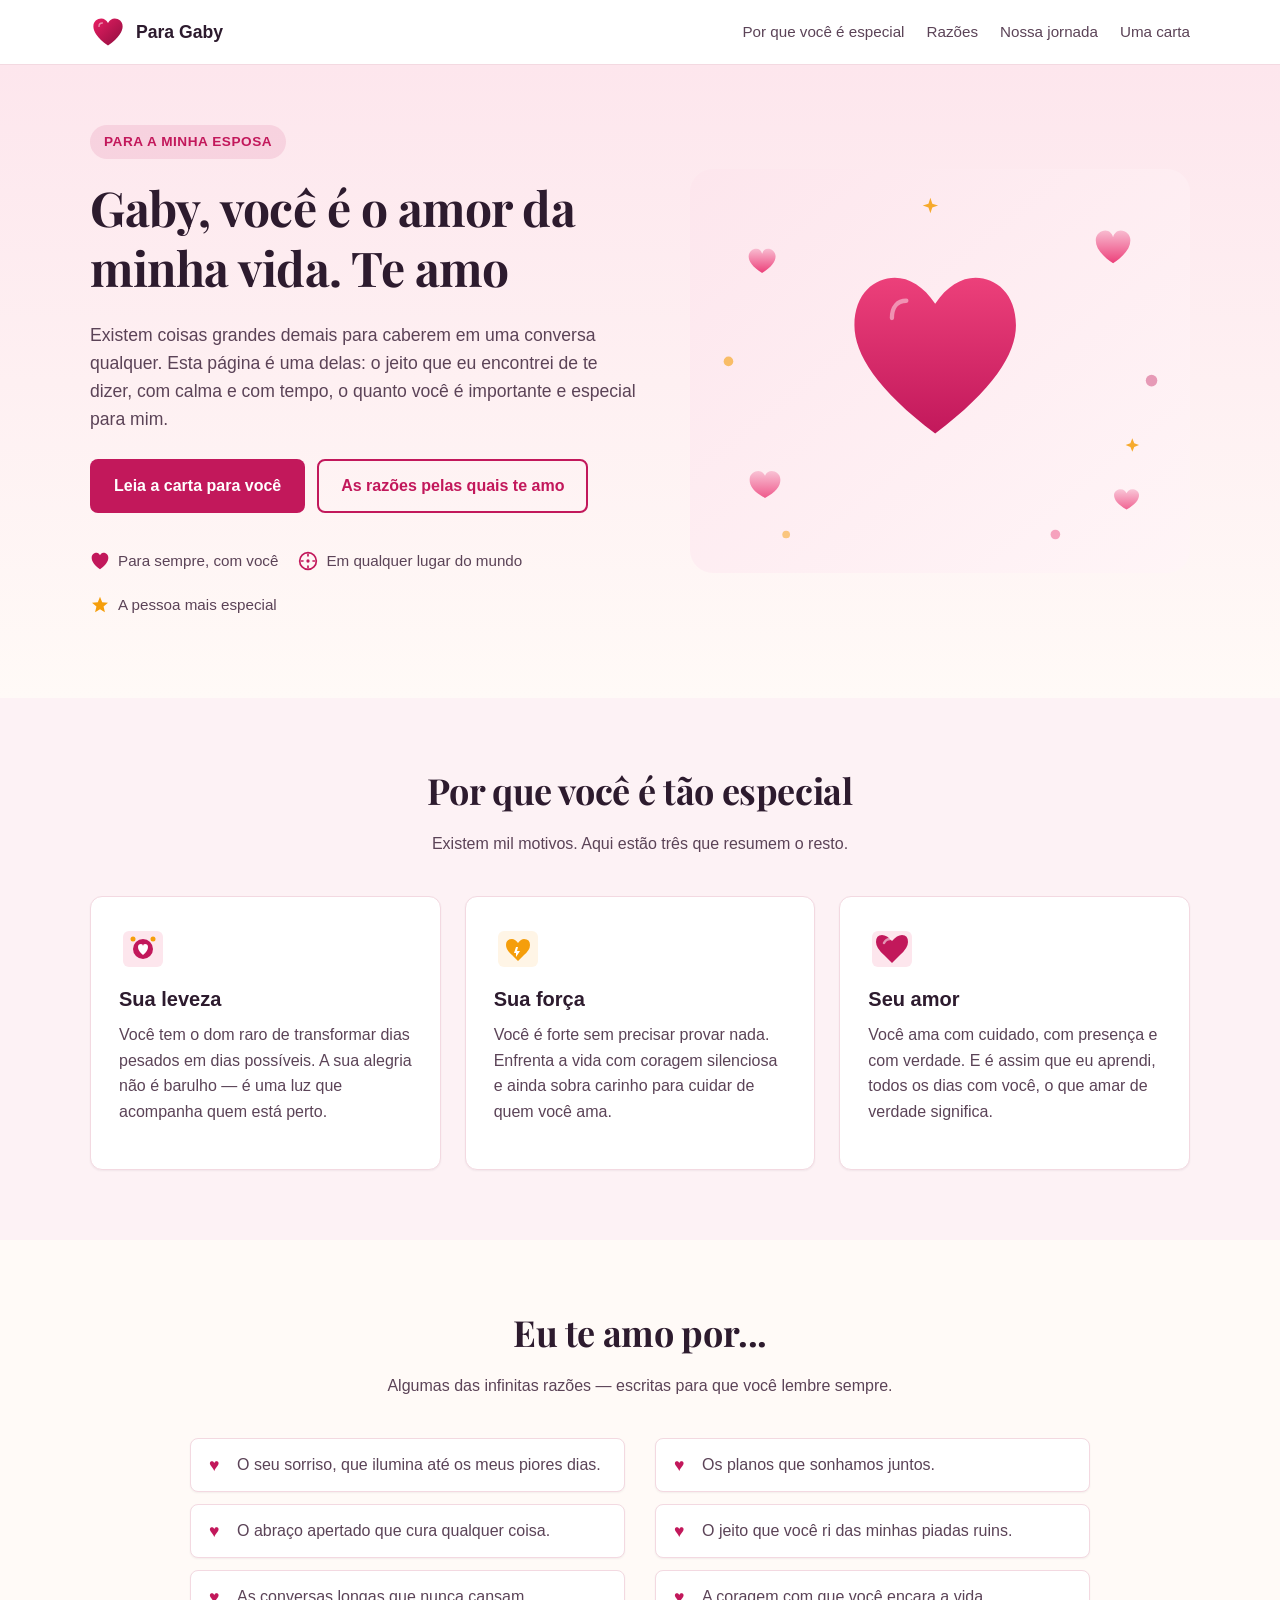
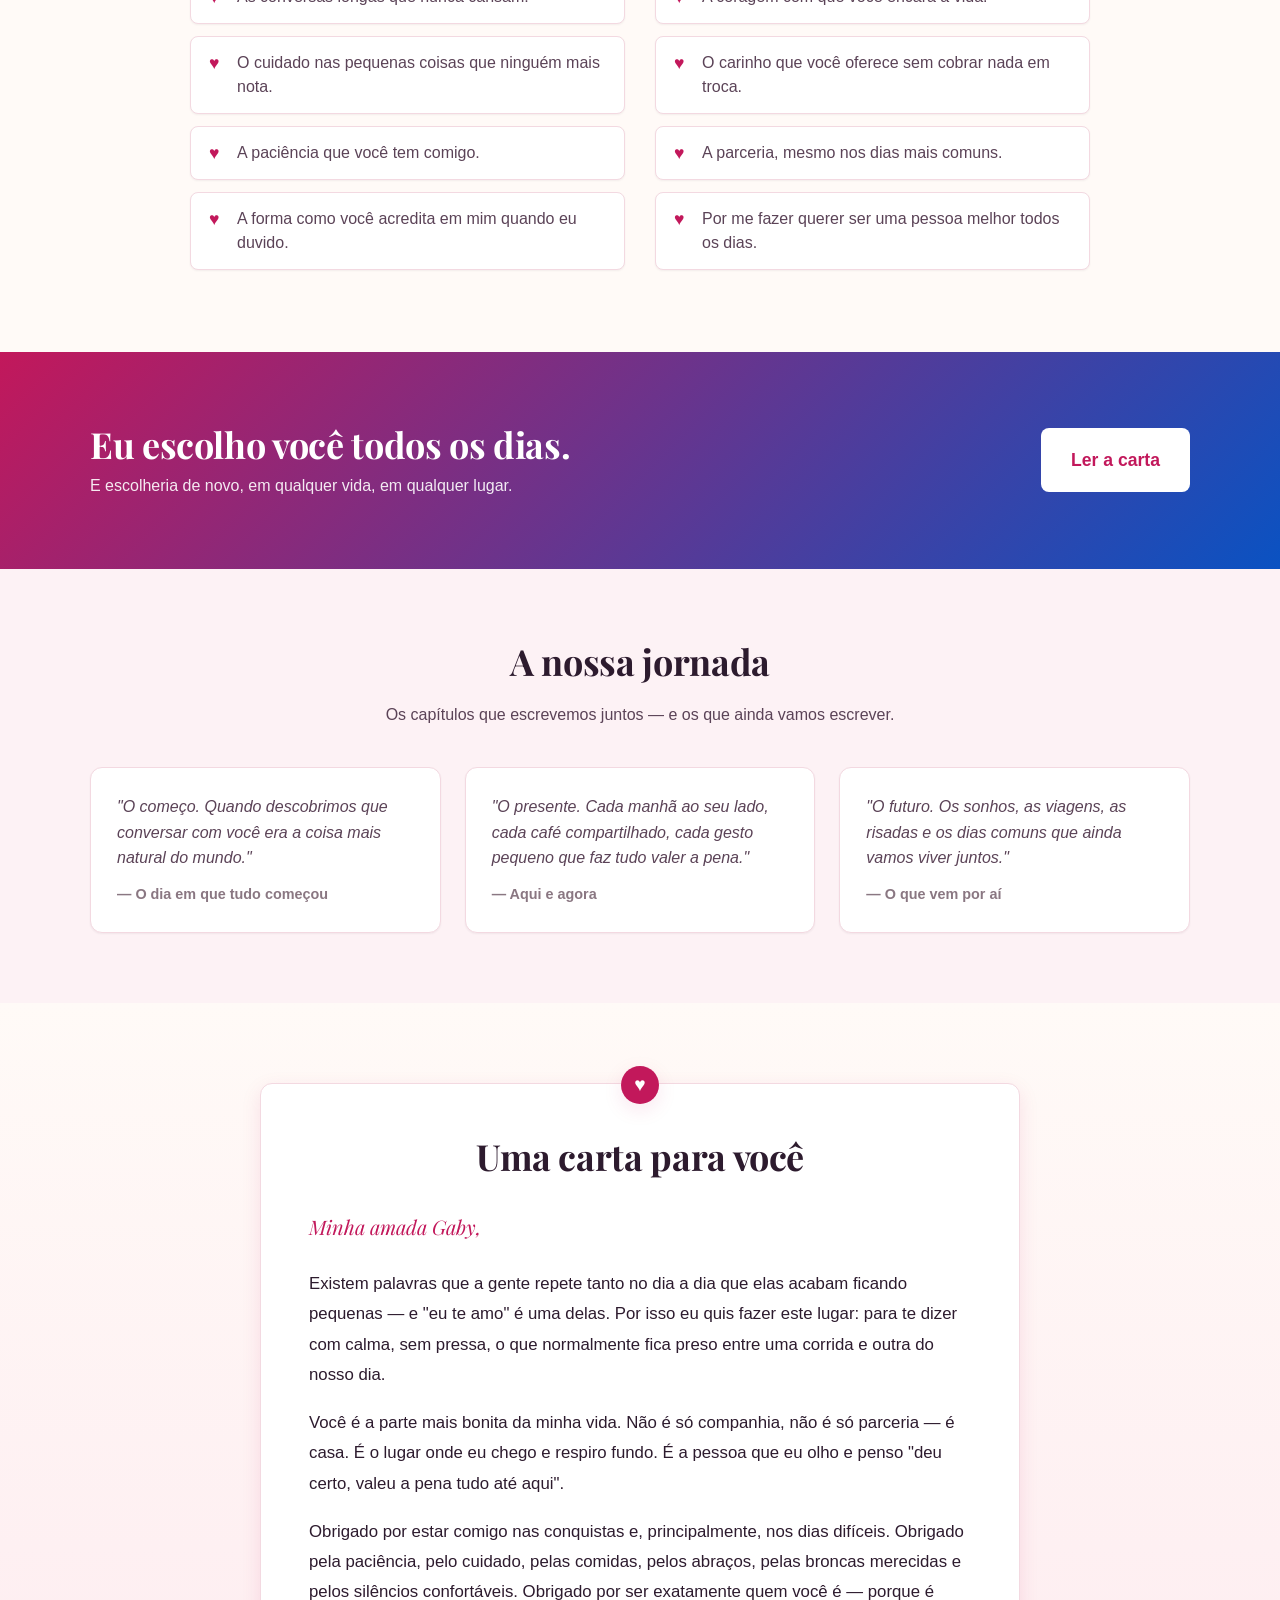
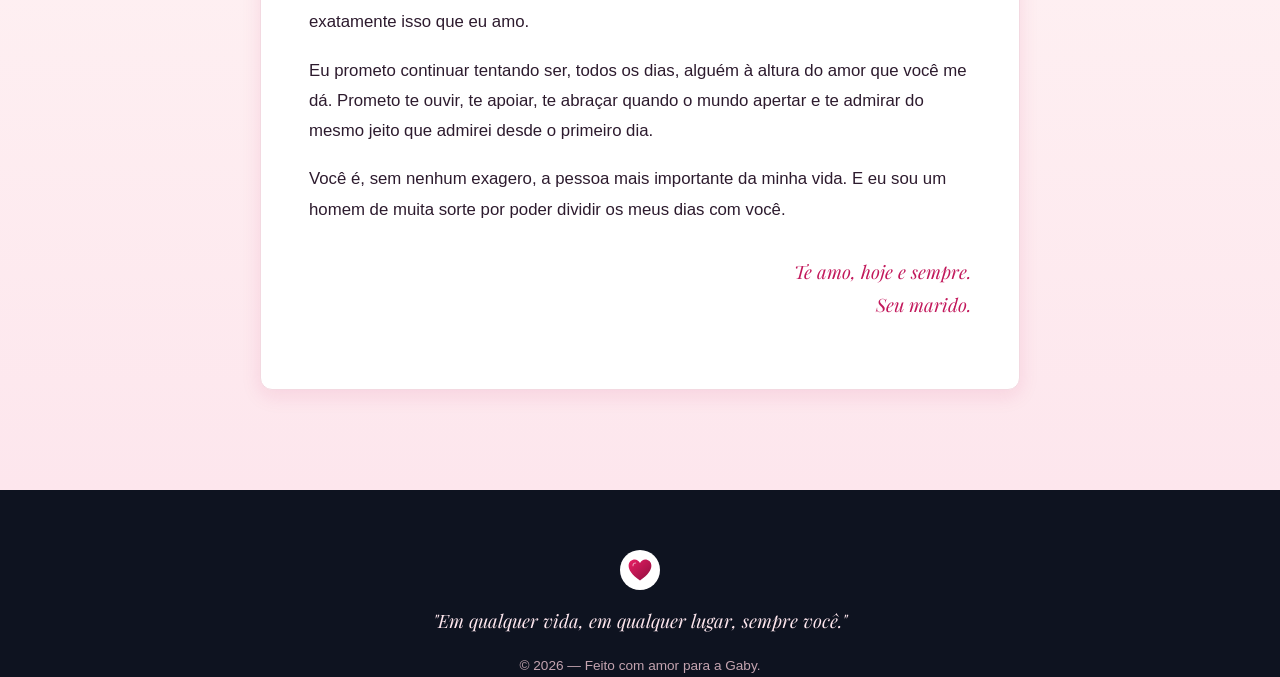
<file: index.html>
<!DOCTYPE html>
<html lang="pt-BR">
<head>
    <meta charset="UTF-8">
    <meta name="viewport" content="width=device-width, initial-scale=1.0">
    <meta name="description" content="Uma homenagem para Gaby — a mulher que tornou minha vida mais leve, mais bonita e mais feliz.">
    <meta name="author" content="Para Gaby, com amor.">

    <meta property="og:title" content="Para a Gaby, com todo o meu amor">
    <meta property="og:description" content="Uma homenagem para a mulher mais especial da minha vida.">
    <meta property="og:type" content="website">
    <meta property="og:locale" content="pt_BR">

    <title>Para a Gaby — Com todo o meu amor</title>

    <link rel="icon" type="image/svg+xml" href="assets/images/favicon.svg">
    <link rel="preconnect" href="https://fonts.googleapis.com">
    <link rel="preconnect" href="https://fonts.gstatic.com" crossorigin>
    <link rel="stylesheet" href="https://fonts.googleapis.com/css2?family=Playfair+Display:ital,wght@0,500;0,700;1,500&display=swap">
    <link rel="stylesheet" href="assets/css/style.css">
</head>
<body>

    <header class="site-header">
        <div class="container header-inner">
            <a href="index.html" class="brand" aria-label="Para Gaby — página inicial">
                <img src="assets/images/logo.svg" alt="" class="brand-logo" width="36" height="36">
                <span class="brand-name">Para Gaby</span>
            </a>
            <nav class="main-nav" aria-label="Navegação principal">
                <a href="#especial">Por que você é especial</a>
                <a href="#razoes">Razões</a>
                <a href="#jornada">Nossa jornada</a>
                <a href="#carta">Uma carta</a>
            </nav>
        </div>
    </header>

    <main>

        <section class="hero">
            <div class="container hero-inner">
                <div class="hero-text">
                    <span class="eyebrow">Para a minha esposa</span>
                    <h1>Gaby, você é o amor da minha vida. Te amo</h1>
                    <p class="hero-subtitle">
                        Existem coisas grandes demais para caberem em uma conversa qualquer.
                        Esta página é uma delas: o jeito que eu encontrei de te dizer, com calma e
                        com tempo, o quanto você é importante e especial para mim.
                    </p>
                    <div class="hero-actions">
                        <a href="#carta" class="btn btn-primary">Leia a carta para você</a>
                        <a href="#razoes" class="btn btn-ghost">As razões pelas quais te amo</a>
                    </div>
                    <ul class="hero-badges">
                        <li>
                            <img src="assets/images/badge-shield.svg" alt="" width="20" height="20">
                            Para sempre, com você
                        </li>
                        <li>
                            <img src="assets/images/badge-truck.svg" alt="" width="20" height="20">
                            Em qualquer lugar do mundo
                        </li>
                        <li>
                            <img src="assets/images/badge-star.svg" alt="" width="20" height="20">
                            A pessoa mais especial
                        </li>
                    </ul>
                </div>
                <div class="hero-image" aria-hidden="true">
                    <img src="assets/images/hero-illustration.svg" alt="" width="520" height="420">
                </div>
            </div>
        </section>

        <section id="especial" class="benefits">
            <div class="container">
                <div class="section-head">
                    <h2>Por que você é tão especial</h2>
                    <p>Existem mil motivos. Aqui estão três que resumem o resto.</p>
                </div>
                <div class="grid grid-3">
                    <article class="card">
                        <img src="assets/images/icon-curadoria.svg" alt="" class="card-icon" width="48" height="48">
                        <h3>Sua leveza</h3>
                        <p>Você tem o dom raro de transformar dias pesados em dias possíveis. A sua alegria não é barulho — é uma luz que acompanha quem está perto.</p>
                    </article>
                    <article class="card">
                        <img src="assets/images/icon-preco.svg" alt="" class="card-icon" width="48" height="48">
                        <h3>Sua força</h3>
                        <p>Você é forte sem precisar provar nada. Enfrenta a vida com coragem silenciosa e ainda sobra carinho para cuidar de quem você ama.</p>
                    </article>
                    <article class="card">
                        <img src="assets/images/icon-entrega.svg" alt="" class="card-icon" width="48" height="48">
                        <h3>Seu amor</h3>
                        <p>Você ama com cuidado, com presença e com verdade. E é assim que eu aprendi, todos os dias com você, o que amar de verdade significa.</p>
                    </article>
                </div>
            </div>
        </section>

        <section id="razoes" class="reasons">
            <div class="container">
                <div class="section-head">
                    <h2>Eu te amo por...</h2>
                    <p>Algumas das infinitas razões — escritas para que você lembre sempre.</p>
                </div>
                <div class="reasons-grid">
                    <ul class="reasons-list">
                        <li>O seu sorriso, que ilumina até os meus piores dias.</li>
                        <li>O abraço apertado que cura qualquer coisa.</li>
                        <li>As conversas longas que nunca cansam.</li>
                        <li>O cuidado nas pequenas coisas que ninguém mais nota.</li>
                        <li>A paciência que você tem comigo.</li>
                        <li>A forma como você acredita em mim quando eu duvido.</li>
                    </ul>
                    <ul class="reasons-list">
                        <li>Os planos que sonhamos juntos.</li>
                        <li>O jeito que você ri das minhas piadas ruins.</li>
                        <li>A coragem com que você encara a vida.</li>
                        <li>O carinho que você oferece sem cobrar nada em troca.</li>
                        <li>A parceria, mesmo nos dias mais comuns.</li>
                        <li>Por me fazer querer ser uma pessoa melhor todos os dias.</li>
                    </ul>
                </div>
            </div>
        </section>

        <section class="cta-banner">
            <div class="container cta-inner">
                <div>
                    <h2>Eu escolho você todos os dias.</h2>
                    <p>E escolheria de novo, em qualquer vida, em qualquer lugar.</p>
                </div>
                <a href="#carta" class="btn btn-primary btn-lg">Ler a carta</a>
            </div>
        </section>

        <section id="jornada" class="testimonials">
            <div class="container">
                <div class="section-head">
                    <h2>A nossa jornada</h2>
                    <p>Os capítulos que escrevemos juntos — e os que ainda vamos escrever.</p>
                </div>
                <div class="grid grid-3">
                    <blockquote class="testimonial">
                        <p>"O começo. Quando descobrimos que conversar com você era a coisa mais natural do mundo."</p>
                        <footer>— O dia em que tudo começou</footer>
                    </blockquote>
                    <blockquote class="testimonial">
                        <p>"O presente. Cada manhã ao seu lado, cada café compartilhado, cada gesto pequeno que faz tudo valer a pena."</p>
                        <footer>— Aqui e agora</footer>
                    </blockquote>
                    <blockquote class="testimonial">
                        <p>"O futuro. Os sonhos, as viagens, as risadas e os dias comuns que ainda vamos viver juntos."</p>
                        <footer>— O que vem por aí</footer>
                    </blockquote>
                </div>
            </div>
        </section>

        <section id="carta" class="letter">
            <div class="container">
                <div class="letter-card">
                    <h2>Uma carta para você</h2>
                    <p class="letter-greeting">Minha amada Gaby,</p>
                    <p>Existem palavras que a gente repete tanto no dia a dia que elas acabam ficando pequenas — e "eu te amo" é uma delas. Por isso eu quis fazer este lugar: para te dizer com calma, sem pressa, o que normalmente fica preso entre uma corrida e outra do nosso dia.</p>
                    <p>Você é a parte mais bonita da minha vida. Não é só companhia, não é só parceria — é casa. É o lugar onde eu chego e respiro fundo. É a pessoa que eu olho e penso "deu certo, valeu a pena tudo até aqui".</p>
                    <p>Obrigado por estar comigo nas conquistas e, principalmente, nos dias difíceis. Obrigado pela paciência, pelo cuidado, pelas comidas, pelos abraços, pelas broncas merecidas e pelos silêncios confortáveis. Obrigado por ser exatamente quem você é — porque é exatamente isso que eu amo.</p>
                    <p>Eu prometo continuar tentando ser, todos os dias, alguém à altura do amor que você me dá. Prometo te ouvir, te apoiar, te abraçar quando o mundo apertar e te admirar do mesmo jeito que admirei desde o primeiro dia.</p>
                    <p>Você é, sem nenhum exagero, a pessoa mais importante da minha vida. E eu sou um homem de muita sorte por poder dividir os meus dias com você.</p>
                    <p class="letter-signature">Te amo, hoje e sempre.<br>Seu marido.</p>
                </div>
            </div>
        </section>

    </main>

    <footer class="site-footer letter-footer">
        <div class="container">
            <div class="footer-center">
                <img src="assets/images/logo.svg" alt="" width="40" height="40">
                <p class="footer-poem">"Em qualquer vida, em qualquer lugar, sempre você."</p>
                <small>&copy; <span id="year">2026</span> — Feito com amor para a Gaby.</small>
            </div>
        </div>
    </footer>

    <script src="assets/js/main.js"></script>
</body>
</html>
</file>
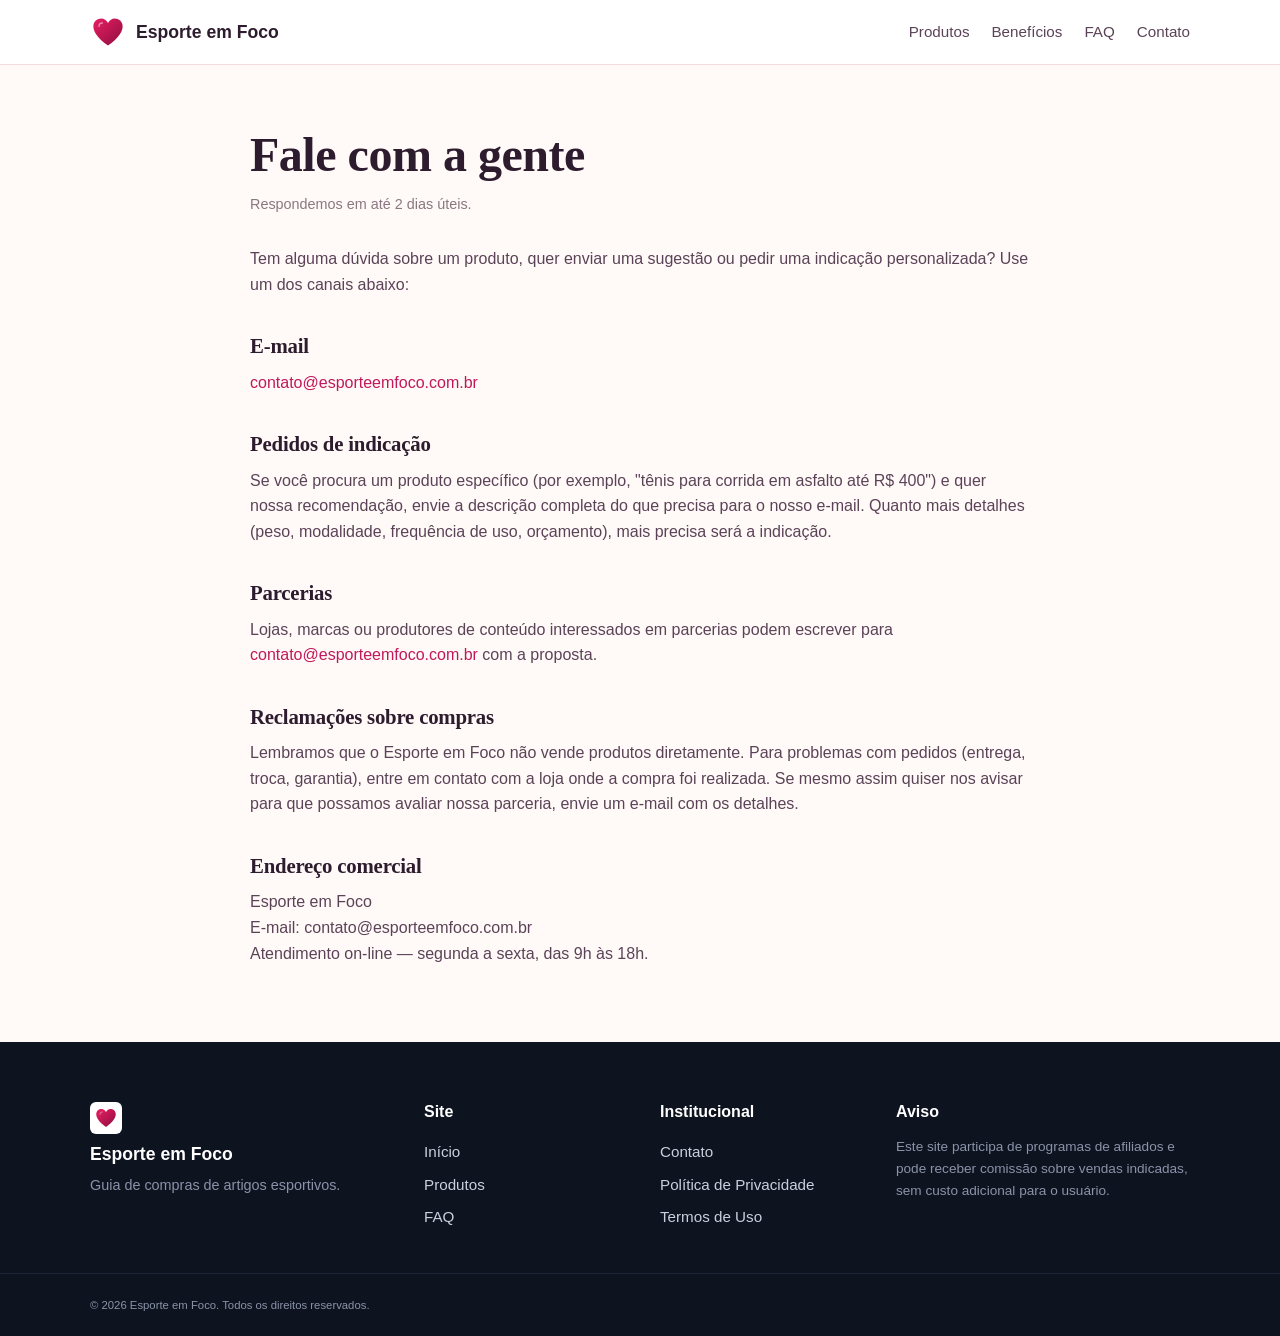
<file: contato.html>
<!DOCTYPE html>
<html lang="pt-BR">
<head>
    <meta charset="UTF-8">
    <meta name="viewport" content="width=device-width, initial-scale=1.0">
    <meta name="description" content="Entre em contato com a equipe Esporte em Foco. Tire dúvidas, envie sugestões ou peça uma indicação personalizada.">
    <title>Contato — Esporte em Foco</title>
    <link rel="icon" type="image/svg+xml" href="assets/images/favicon.svg">
    <link rel="stylesheet" href="assets/css/style.css">
</head>
<body>

    <header class="site-header">
        <div class="container header-inner">
            <a href="index.html" class="brand">
                <img src="assets/images/logo.svg" alt="" class="brand-logo" width="36" height="36">
                <span class="brand-name">Esporte em Foco</span>
            </a>
            <nav class="main-nav">
                <a href="index.html#produtos">Produtos</a>
                <a href="index.html#beneficios">Benefícios</a>
                <a href="index.html#faq">FAQ</a>
                <a href="contato.html">Contato</a>
            </nav>
        </div>
    </header>

    <main class="legal-page">
        <div class="container">
            <h1>Fale com a gente</h1>
            <p class="updated">Respondemos em até 2 dias úteis.</p>

            <p>Tem alguma dúvida sobre um produto, quer enviar uma sugestão ou pedir uma indicação personalizada? Use um dos canais abaixo:</p>

            <h2>E-mail</h2>
            <p><a href="mailto:contato@esporteemfoco.com.br">contato@esporteemfoco.com.br</a></p>

            <h2>Pedidos de indicação</h2>
            <p>Se você procura um produto específico (por exemplo, "tênis para corrida em asfalto até R$ 400") e quer nossa recomendação, envie a descrição completa do que precisa para o nosso e-mail. Quanto mais detalhes (peso, modalidade, frequência de uso, orçamento), mais precisa será a indicação.</p>

            <h2>Parcerias</h2>
            <p>Lojas, marcas ou produtores de conteúdo interessados em parcerias podem escrever para <a href="mailto:contato@esporteemfoco.com.br">contato@esporteemfoco.com.br</a> com a proposta.</p>

            <h2>Reclamações sobre compras</h2>
            <p>Lembramos que o Esporte em Foco não vende produtos diretamente. Para problemas com pedidos (entrega, troca, garantia), entre em contato com a loja onde a compra foi realizada. Se mesmo assim quiser nos avisar para que possamos avaliar nossa parceria, envie um e-mail com os detalhes.</p>

            <h2>Endereço comercial</h2>
            <p>Esporte em Foco<br>
            E-mail: contato@esporteemfoco.com.br<br>
            Atendimento on-line — segunda a sexta, das 9h às 18h.</p>
        </div>
    </main>

    <footer class="site-footer">
        <div class="container footer-inner">
            <div class="footer-brand">
                <img src="assets/images/logo.svg" alt="" width="32" height="32">
                <span>Esporte em Foco</span>
                <p class="footer-tag">Guia de compras de artigos esportivos.</p>
            </div>
            <div class="footer-links">
                <h4>Site</h4>
                <a href="index.html">Início</a>
                <a href="index.html#produtos">Produtos</a>
                <a href="index.html#faq">FAQ</a>
            </div>
            <div class="footer-links">
                <h4>Institucional</h4>
                <a href="contato.html">Contato</a>
                <a href="politica-de-privacidade.html">Política de Privacidade</a>
                <a href="termos-de-uso.html">Termos de Uso</a>
            </div>
            <div class="footer-links">
                <h4>Aviso</h4>
                <p class="footer-disclaimer">Este site participa de programas de afiliados e pode receber comissão sobre vendas indicadas, sem custo adicional para o usuário.</p>
            </div>
        </div>
        <div class="footer-bottom">
            <div class="container">
                <small>&copy; <span id="year">2026</span> Esporte em Foco. Todos os direitos reservados.</small>
            </div>
        </div>
    </footer>

    <script src="assets/js/main.js"></script>
</body>
</html>
</file>
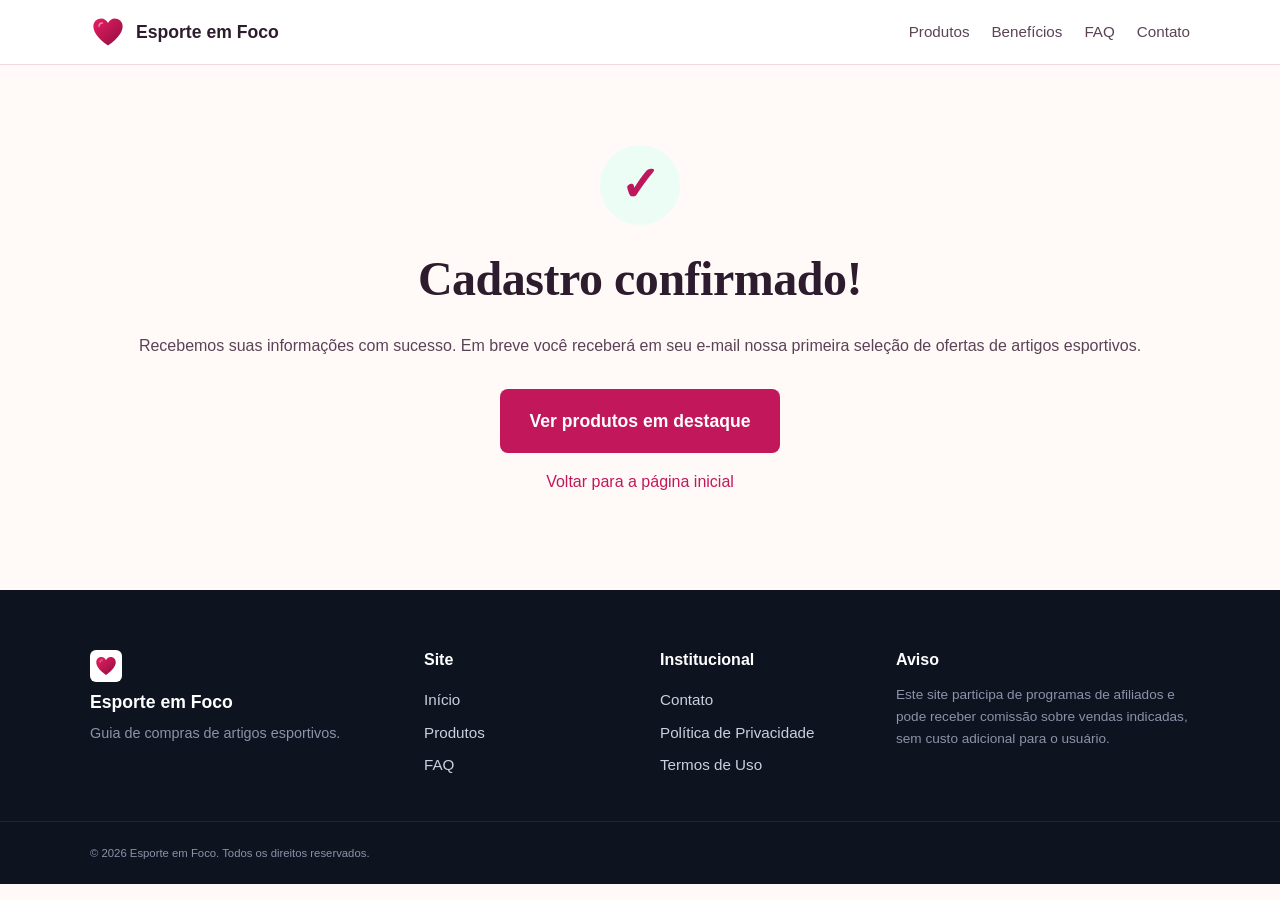
<file: obrigado.html>
<!DOCTYPE html>
<html lang="pt-BR">
<head>
    <meta charset="UTF-8">
    <meta name="viewport" content="width=device-width, initial-scale=1.0">
    <meta name="description" content="Cadastro confirmado no Esporte em Foco. Em breve você receberá nossas indicações de produtos esportivos.">
    <meta name="robots" content="noindex">
    <title>Cadastro confirmado — Esporte em Foco</title>
    <link rel="icon" type="image/svg+xml" href="assets/images/favicon.svg">
    <link rel="stylesheet" href="assets/css/style.css">
</head>
<body>

    <header class="site-header">
        <div class="container header-inner">
            <a href="index.html" class="brand">
                <img src="assets/images/logo.svg" alt="" class="brand-logo" width="36" height="36">
                <span class="brand-name">Esporte em Foco</span>
            </a>
            <nav class="main-nav">
                <a href="index.html#produtos">Produtos</a>
                <a href="index.html#beneficios">Benefícios</a>
                <a href="index.html#faq">FAQ</a>
                <a href="contato.html">Contato</a>
            </nav>
        </div>
    </header>

    <main class="thanks">
        <div class="container">
            <div class="check">✓</div>
            <h1>Cadastro confirmado<span id="thanksName"></span>!</h1>
            <p>Recebemos suas informações com sucesso. Em breve você receberá em seu e-mail nossa primeira seleção de ofertas de artigos esportivos.</p>
            <p style="margin-top:30px;">
                <a href="index.html#produtos" class="btn btn-primary btn-lg">Ver produtos em destaque</a>
            </p>
            <p style="margin-top:14px;">
                <a href="index.html">Voltar para a página inicial</a>
            </p>
        </div>
    </main>

    <footer class="site-footer">
        <div class="container footer-inner">
            <div class="footer-brand">
                <img src="assets/images/logo.svg" alt="" width="32" height="32">
                <span>Esporte em Foco</span>
                <p class="footer-tag">Guia de compras de artigos esportivos.</p>
            </div>
            <div class="footer-links">
                <h4>Site</h4>
                <a href="index.html">Início</a>
                <a href="index.html#produtos">Produtos</a>
                <a href="index.html#faq">FAQ</a>
            </div>
            <div class="footer-links">
                <h4>Institucional</h4>
                <a href="contato.html">Contato</a>
                <a href="politica-de-privacidade.html">Política de Privacidade</a>
                <a href="termos-de-uso.html">Termos de Uso</a>
            </div>
            <div class="footer-links">
                <h4>Aviso</h4>
                <p class="footer-disclaimer">Este site participa de programas de afiliados e pode receber comissão sobre vendas indicadas, sem custo adicional para o usuário.</p>
            </div>
        </div>
        <div class="footer-bottom">
            <div class="container">
                <small>&copy; <span id="year">2026</span> Esporte em Foco. Todos os direitos reservados.</small>
            </div>
        </div>
    </footer>

    <script src="assets/js/main.js"></script>
</body>
</html>
</file>
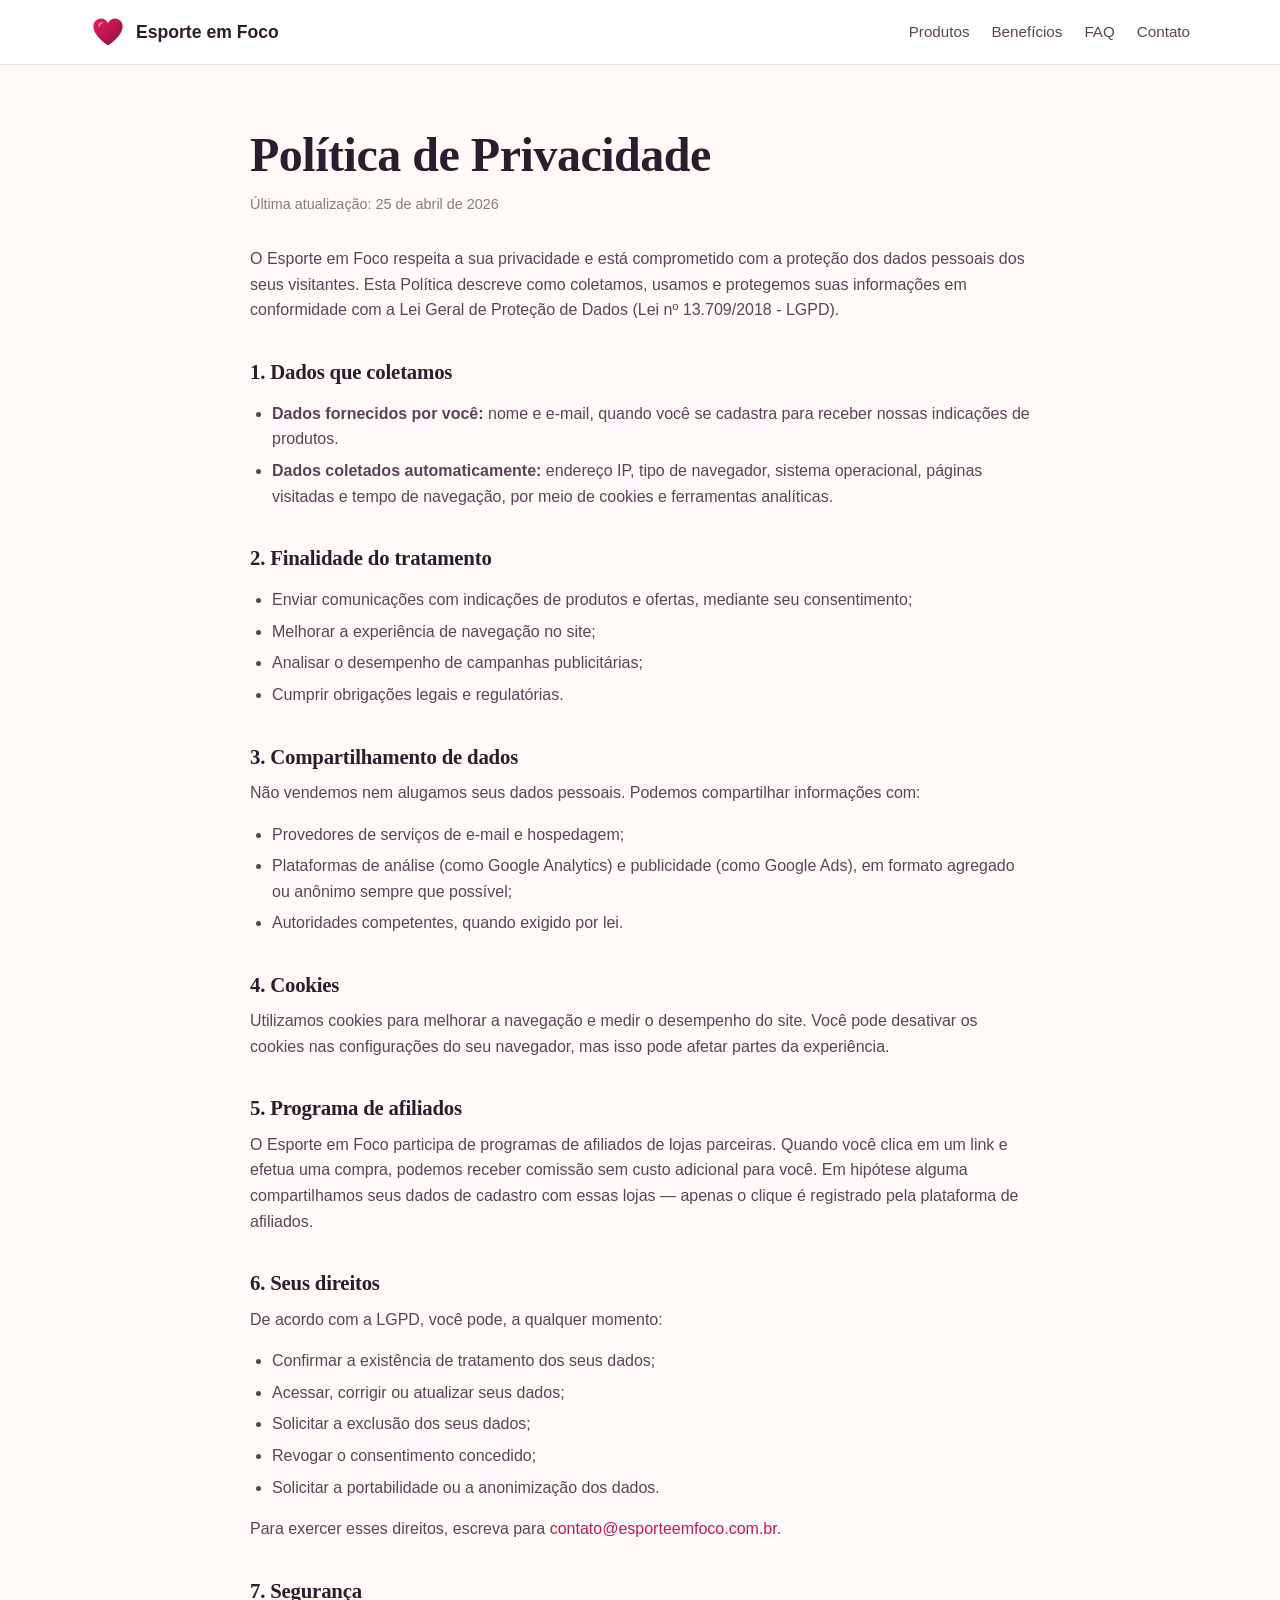
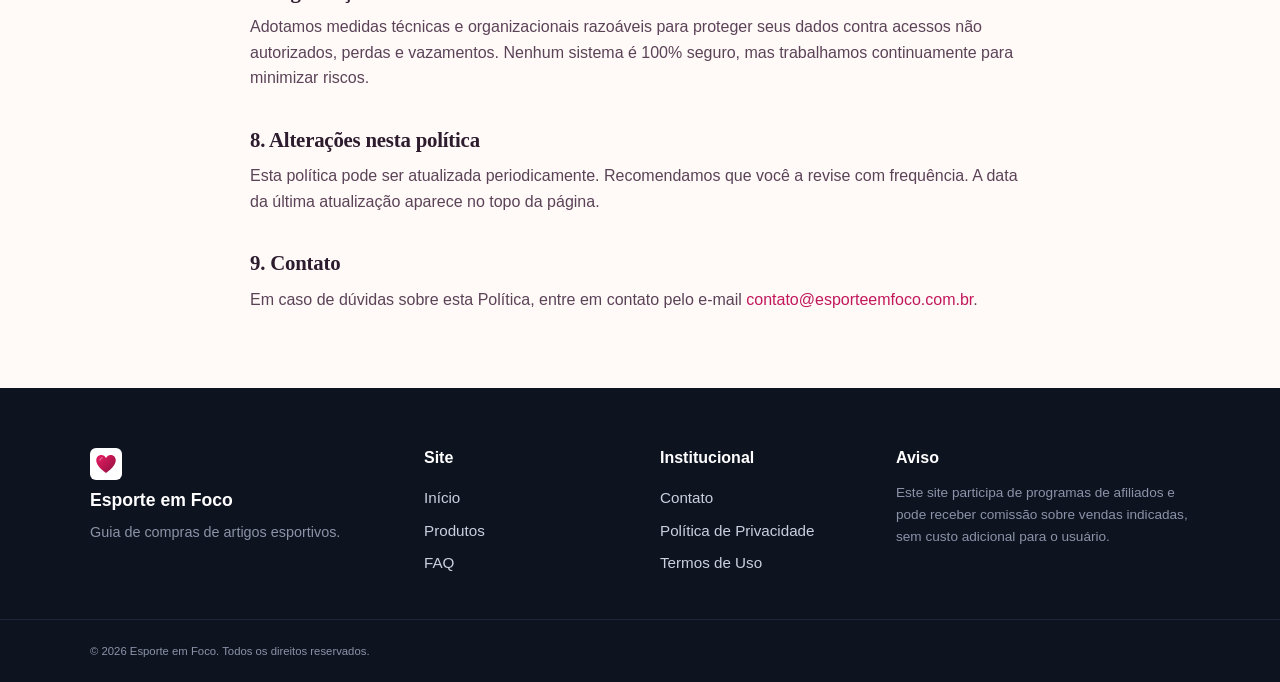
<file: politica-de-privacidade.html>
<!DOCTYPE html>
<html lang="pt-BR">
<head>
    <meta charset="UTF-8">
    <meta name="viewport" content="width=device-width, initial-scale=1.0">
    <meta name="description" content="Política de privacidade do Esporte em Foco. Saiba como tratamos seus dados pessoais conforme a LGPD.">
    <title>Política de Privacidade — Esporte em Foco</title>
    <link rel="icon" type="image/svg+xml" href="assets/images/favicon.svg">
    <link rel="stylesheet" href="assets/css/style.css">
</head>
<body>

    <header class="site-header">
        <div class="container header-inner">
            <a href="index.html" class="brand">
                <img src="assets/images/logo.svg" alt="" class="brand-logo" width="36" height="36">
                <span class="brand-name">Esporte em Foco</span>
            </a>
            <nav class="main-nav">
                <a href="index.html#produtos">Produtos</a>
                <a href="index.html#beneficios">Benefícios</a>
                <a href="index.html#faq">FAQ</a>
                <a href="contato.html">Contato</a>
            </nav>
        </div>
    </header>

    <main class="legal-page">
        <div class="container">
            <h1>Política de Privacidade</h1>
            <p class="updated">Última atualização: 25 de abril de 2026</p>

            <p>O Esporte em Foco respeita a sua privacidade e está comprometido com a proteção dos dados pessoais dos seus visitantes. Esta Política descreve como coletamos, usamos e protegemos suas informações em conformidade com a Lei Geral de Proteção de Dados (Lei nº 13.709/2018 - LGPD).</p>

            <h2>1. Dados que coletamos</h2>
            <ul>
                <li><strong>Dados fornecidos por você:</strong> nome e e-mail, quando você se cadastra para receber nossas indicações de produtos.</li>
                <li><strong>Dados coletados automaticamente:</strong> endereço IP, tipo de navegador, sistema operacional, páginas visitadas e tempo de navegação, por meio de cookies e ferramentas analíticas.</li>
            </ul>

            <h2>2. Finalidade do tratamento</h2>
            <ul>
                <li>Enviar comunicações com indicações de produtos e ofertas, mediante seu consentimento;</li>
                <li>Melhorar a experiência de navegação no site;</li>
                <li>Analisar o desempenho de campanhas publicitárias;</li>
                <li>Cumprir obrigações legais e regulatórias.</li>
            </ul>

            <h2>3. Compartilhamento de dados</h2>
            <p>Não vendemos nem alugamos seus dados pessoais. Podemos compartilhar informações com:</p>
            <ul>
                <li>Provedores de serviços de e-mail e hospedagem;</li>
                <li>Plataformas de análise (como Google Analytics) e publicidade (como Google Ads), em formato agregado ou anônimo sempre que possível;</li>
                <li>Autoridades competentes, quando exigido por lei.</li>
            </ul>

            <h2>4. Cookies</h2>
            <p>Utilizamos cookies para melhorar a navegação e medir o desempenho do site. Você pode desativar os cookies nas configurações do seu navegador, mas isso pode afetar partes da experiência.</p>

            <h2>5. Programa de afiliados</h2>
            <p>O Esporte em Foco participa de programas de afiliados de lojas parceiras. Quando você clica em um link e efetua uma compra, podemos receber comissão sem custo adicional para você. Em hipótese alguma compartilhamos seus dados de cadastro com essas lojas — apenas o clique é registrado pela plataforma de afiliados.</p>

            <h2>6. Seus direitos</h2>
            <p>De acordo com a LGPD, você pode, a qualquer momento:</p>
            <ul>
                <li>Confirmar a existência de tratamento dos seus dados;</li>
                <li>Acessar, corrigir ou atualizar seus dados;</li>
                <li>Solicitar a exclusão dos seus dados;</li>
                <li>Revogar o consentimento concedido;</li>
                <li>Solicitar a portabilidade ou a anonimização dos dados.</li>
            </ul>
            <p>Para exercer esses direitos, escreva para <a href="mailto:contato@esporteemfoco.com.br">contato@esporteemfoco.com.br</a>.</p>

            <h2>7. Segurança</h2>
            <p>Adotamos medidas técnicas e organizacionais razoáveis para proteger seus dados contra acessos não autorizados, perdas e vazamentos. Nenhum sistema é 100% seguro, mas trabalhamos continuamente para minimizar riscos.</p>

            <h2>8. Alterações nesta política</h2>
            <p>Esta política pode ser atualizada periodicamente. Recomendamos que você a revise com frequência. A data da última atualização aparece no topo da página.</p>

            <h2>9. Contato</h2>
            <p>Em caso de dúvidas sobre esta Política, entre em contato pelo e-mail <a href="mailto:contato@esporteemfoco.com.br">contato@esporteemfoco.com.br</a>.</p>
        </div>
    </main>

    <footer class="site-footer">
        <div class="container footer-inner">
            <div class="footer-brand">
                <img src="assets/images/logo.svg" alt="" width="32" height="32">
                <span>Esporte em Foco</span>
                <p class="footer-tag">Guia de compras de artigos esportivos.</p>
            </div>
            <div class="footer-links">
                <h4>Site</h4>
                <a href="index.html">Início</a>
                <a href="index.html#produtos">Produtos</a>
                <a href="index.html#faq">FAQ</a>
            </div>
            <div class="footer-links">
                <h4>Institucional</h4>
                <a href="contato.html">Contato</a>
                <a href="politica-de-privacidade.html">Política de Privacidade</a>
                <a href="termos-de-uso.html">Termos de Uso</a>
            </div>
            <div class="footer-links">
                <h4>Aviso</h4>
                <p class="footer-disclaimer">Este site participa de programas de afiliados e pode receber comissão sobre vendas indicadas, sem custo adicional para o usuário.</p>
            </div>
        </div>
        <div class="footer-bottom">
            <div class="container">
                <small>&copy; <span id="year">2026</span> Esporte em Foco. Todos os direitos reservados.</small>
            </div>
        </div>
    </footer>

    <script src="assets/js/main.js"></script>
</body>
</html>
</file>
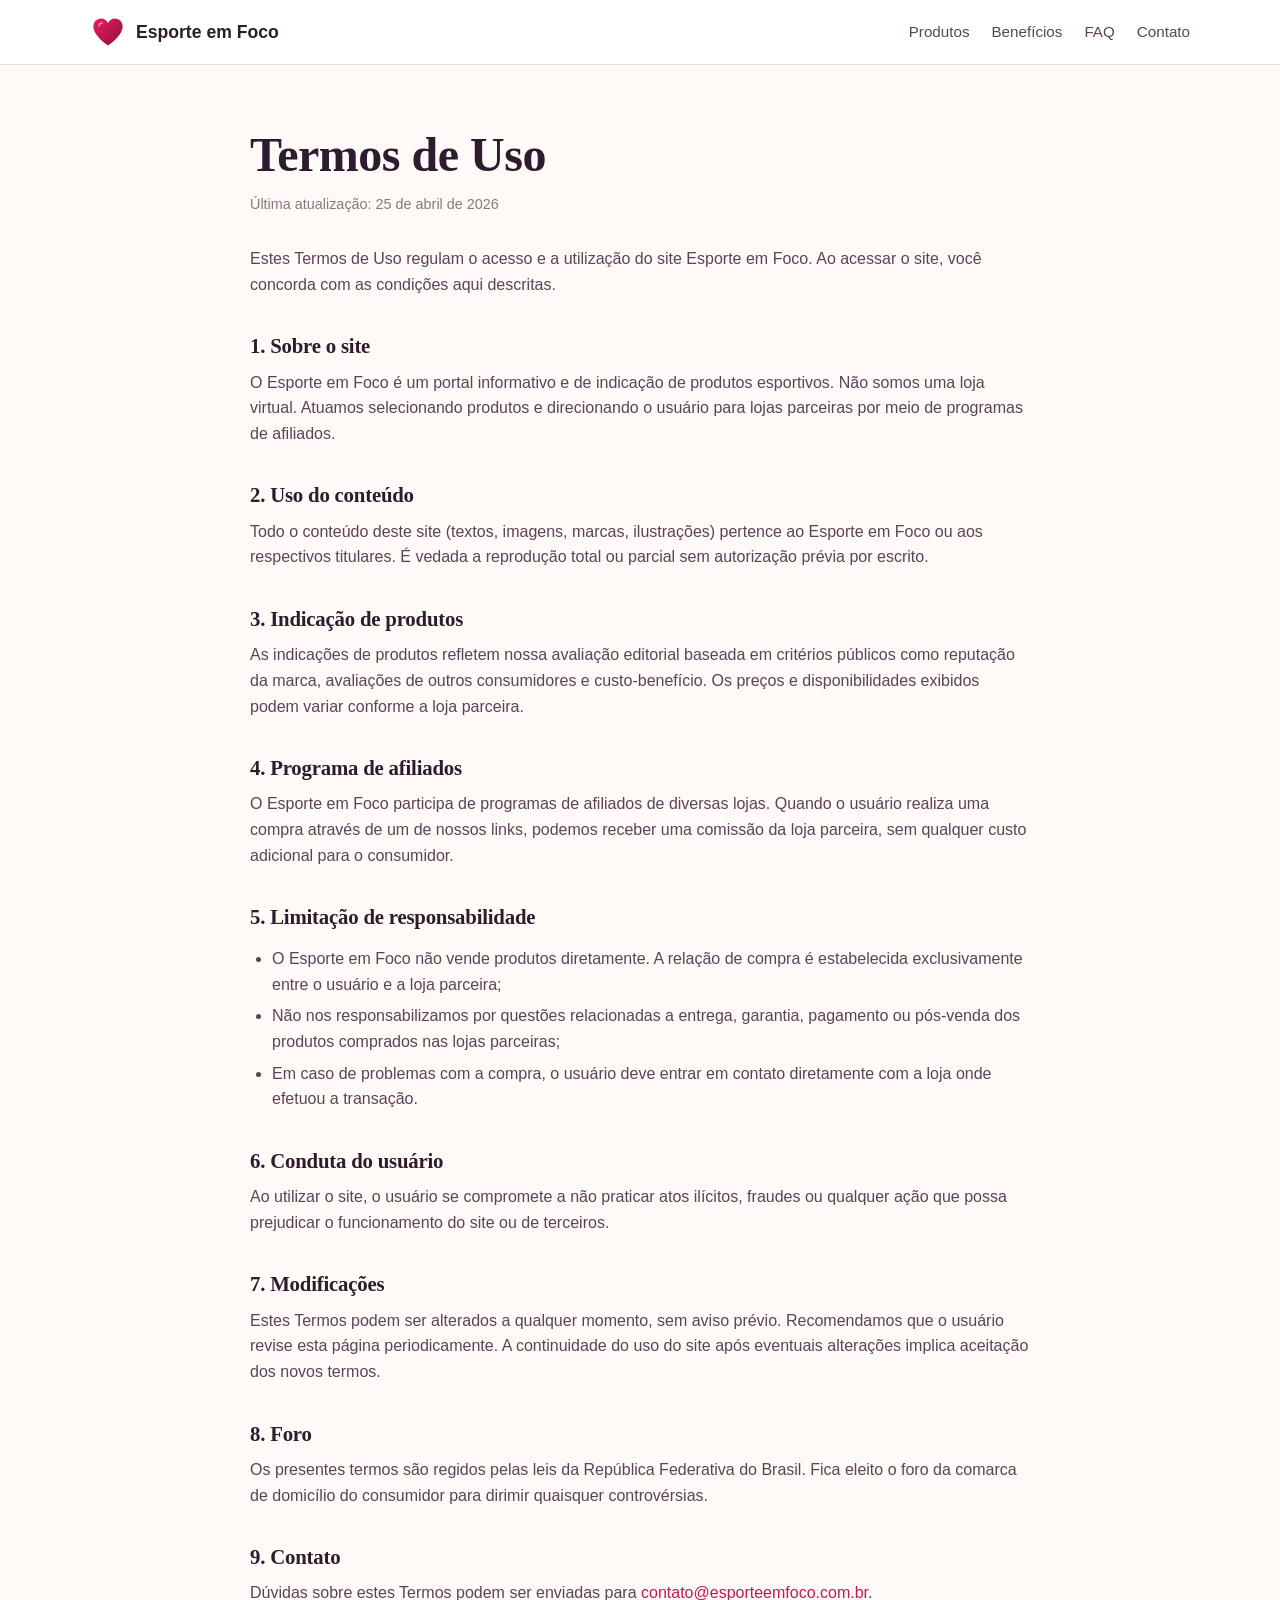
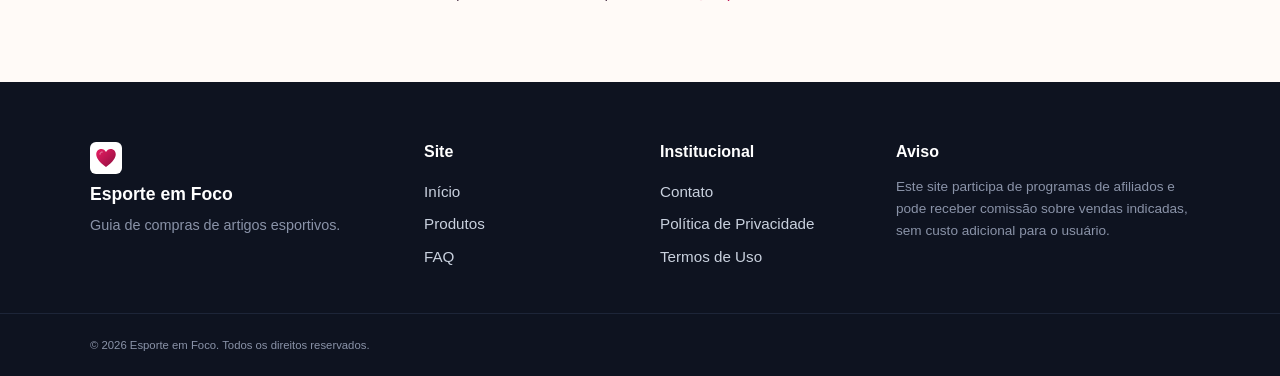
<file: termos-de-uso.html>
<!DOCTYPE html>
<html lang="pt-BR">
<head>
    <meta charset="UTF-8">
    <meta name="viewport" content="width=device-width, initial-scale=1.0">
    <meta name="description" content="Termos de uso do site Esporte em Foco. Conheça as regras para uso do conteúdo e dos serviços.">
    <title>Termos de Uso — Esporte em Foco</title>
    <link rel="icon" type="image/svg+xml" href="assets/images/favicon.svg">
    <link rel="stylesheet" href="assets/css/style.css">
</head>
<body>

    <header class="site-header">
        <div class="container header-inner">
            <a href="index.html" class="brand">
                <img src="assets/images/logo.svg" alt="" class="brand-logo" width="36" height="36">
                <span class="brand-name">Esporte em Foco</span>
            </a>
            <nav class="main-nav">
                <a href="index.html#produtos">Produtos</a>
                <a href="index.html#beneficios">Benefícios</a>
                <a href="index.html#faq">FAQ</a>
                <a href="contato.html">Contato</a>
            </nav>
        </div>
    </header>

    <main class="legal-page">
        <div class="container">
            <h1>Termos de Uso</h1>
            <p class="updated">Última atualização: 25 de abril de 2026</p>

            <p>Estes Termos de Uso regulam o acesso e a utilização do site Esporte em Foco. Ao acessar o site, você concorda com as condições aqui descritas.</p>

            <h2>1. Sobre o site</h2>
            <p>O Esporte em Foco é um portal informativo e de indicação de produtos esportivos. Não somos uma loja virtual. Atuamos selecionando produtos e direcionando o usuário para lojas parceiras por meio de programas de afiliados.</p>

            <h2>2. Uso do conteúdo</h2>
            <p>Todo o conteúdo deste site (textos, imagens, marcas, ilustrações) pertence ao Esporte em Foco ou aos respectivos titulares. É vedada a reprodução total ou parcial sem autorização prévia por escrito.</p>

            <h2>3. Indicação de produtos</h2>
            <p>As indicações de produtos refletem nossa avaliação editorial baseada em critérios públicos como reputação da marca, avaliações de outros consumidores e custo-benefício. Os preços e disponibilidades exibidos podem variar conforme a loja parceira.</p>

            <h2>4. Programa de afiliados</h2>
            <p>O Esporte em Foco participa de programas de afiliados de diversas lojas. Quando o usuário realiza uma compra através de um de nossos links, podemos receber uma comissão da loja parceira, sem qualquer custo adicional para o consumidor.</p>

            <h2>5. Limitação de responsabilidade</h2>
            <ul>
                <li>O Esporte em Foco não vende produtos diretamente. A relação de compra é estabelecida exclusivamente entre o usuário e a loja parceira;</li>
                <li>Não nos responsabilizamos por questões relacionadas a entrega, garantia, pagamento ou pós-venda dos produtos comprados nas lojas parceiras;</li>
                <li>Em caso de problemas com a compra, o usuário deve entrar em contato diretamente com a loja onde efetuou a transação.</li>
            </ul>

            <h2>6. Conduta do usuário</h2>
            <p>Ao utilizar o site, o usuário se compromete a não praticar atos ilícitos, fraudes ou qualquer ação que possa prejudicar o funcionamento do site ou de terceiros.</p>

            <h2>7. Modificações</h2>
            <p>Estes Termos podem ser alterados a qualquer momento, sem aviso prévio. Recomendamos que o usuário revise esta página periodicamente. A continuidade do uso do site após eventuais alterações implica aceitação dos novos termos.</p>

            <h2>8. Foro</h2>
            <p>Os presentes termos são regidos pelas leis da República Federativa do Brasil. Fica eleito o foro da comarca de domicílio do consumidor para dirimir quaisquer controvérsias.</p>

            <h2>9. Contato</h2>
            <p>Dúvidas sobre estes Termos podem ser enviadas para <a href="mailto:contato@esporteemfoco.com.br">contato@esporteemfoco.com.br</a>.</p>
        </div>
    </main>

    <footer class="site-footer">
        <div class="container footer-inner">
            <div class="footer-brand">
                <img src="assets/images/logo.svg" alt="" width="32" height="32">
                <span>Esporte em Foco</span>
                <p class="footer-tag">Guia de compras de artigos esportivos.</p>
            </div>
            <div class="footer-links">
                <h4>Site</h4>
                <a href="index.html">Início</a>
                <a href="index.html#produtos">Produtos</a>
                <a href="index.html#faq">FAQ</a>
            </div>
            <div class="footer-links">
                <h4>Institucional</h4>
                <a href="contato.html">Contato</a>
                <a href="politica-de-privacidade.html">Política de Privacidade</a>
                <a href="termos-de-uso.html">Termos de Uso</a>
            </div>
            <div class="footer-links">
                <h4>Aviso</h4>
                <p class="footer-disclaimer">Este site participa de programas de afiliados e pode receber comissão sobre vendas indicadas, sem custo adicional para o usuário.</p>
            </div>
        </div>
        <div class="footer-bottom">
            <div class="container">
                <small>&copy; <span id="year">2026</span> Esporte em Foco. Todos os direitos reservados.</small>
            </div>
        </div>
    </footer>

    <script src="assets/js/main.js"></script>
</body>
</html>
</file>
<file: assets/css/style.css>
:root {
    --color-primary: #c2185b;
    --color-primary-dark: #8e0e3f;
    --color-accent: #f59e0b;
    --color-text: #2d1b2e;
    --color-text-soft: #5b4357;
    --color-muted: #8a7782;
    --color-bg: #fffaf7;
    --color-bg-alt: #fdf2f5;
    --color-border: #f3d9e1;
    --color-success: #be185d;
    --shadow-sm: 0 1px 2px rgba(45, 27, 46, 0.06);
    --shadow-md: 0 6px 20px rgba(194, 24, 91, 0.10);
    --radius: 12px;
    --radius-sm: 8px;
    --container: 1140px;
    --font-serif: "Playfair Display", Georgia, "Times New Roman", serif;
    --font-sans: -apple-system, BlinkMacSystemFont, "Segoe UI", Roboto, Oxygen, Ubuntu, Cantarell, "Helvetica Neue", Arial, sans-serif;
}

* {
    box-sizing: border-box;
}

html {
    scroll-behavior: smooth;
}

body {
    margin: 0;
    font-family: var(--font-sans);
    color: var(--color-text);
    background: var(--color-bg);
    line-height: 1.6;
    -webkit-font-smoothing: antialiased;
}

img {
    max-width: 100%;
    height: auto;
    display: block;
}

a {
    color: var(--color-primary);
    text-decoration: none;
}

a:hover {
    text-decoration: underline;
}

h1, h2, h3, h4 {
    color: var(--color-text);
    line-height: 1.25;
    margin: 0 0 0.5em;
}

h1, h2 {
    font-family: var(--font-serif);
    font-weight: 700;
    letter-spacing: -0.01em;
}

h1 { font-size: clamp(2rem, 4vw, 3rem); }
h2 { font-size: clamp(1.6rem, 3vw, 2.25rem); }
h3 { font-size: 1.25rem; }

p {
    margin: 0 0 1em;
    color: var(--color-text-soft);
}

.container {
    width: 100%;
    max-width: var(--container);
    margin: 0 auto;
    padding: 0 20px;
}

/* ============ Buttons ============ */
.btn {
    display: inline-block;
    padding: 12px 22px;
    border-radius: var(--radius-sm);
    font-weight: 600;
    text-align: center;
    cursor: pointer;
    border: 2px solid transparent;
    transition: transform 0.1s ease, box-shadow 0.2s ease, background 0.2s ease;
    font-size: 1rem;
}

.btn:hover { text-decoration: none; }

.btn-primary {
    background: var(--color-primary);
    color: #fff;
}

.btn-primary:hover {
    background: var(--color-primary-dark);
    box-shadow: var(--shadow-md);
}

.btn-ghost {
    background: transparent;
    color: var(--color-primary);
    border-color: var(--color-primary);
}

.btn-ghost:hover {
    background: var(--color-primary);
    color: #fff;
}

.btn-block { display: block; width: 100%; }
.btn-sm { padding: 8px 16px; font-size: 0.95rem; }
.btn-lg { padding: 16px 28px; font-size: 1.1rem; }

/* ============ Header ============ */
.site-header {
    position: sticky;
    top: 0;
    background: rgba(255, 255, 255, 0.95);
    backdrop-filter: blur(8px);
    border-bottom: 1px solid var(--color-border);
    z-index: 50;
}

.header-inner {
    display: flex;
    align-items: center;
    justify-content: space-between;
    gap: 16px;
    padding-top: 14px;
    padding-bottom: 14px;
}

.brand {
    display: flex;
    align-items: center;
    gap: 10px;
    color: var(--color-text);
    font-weight: 700;
    font-size: 1.1rem;
}

.brand:hover { text-decoration: none; }

.main-nav {
    display: flex;
    gap: 22px;
}

.main-nav a {
    color: var(--color-text-soft);
    font-weight: 500;
    font-size: 0.95rem;
}

.main-nav a:hover { color: var(--color-primary); }

@media (max-width: 768px) {
    .main-nav { display: none; }
}

/* ============ Hero ============ */
.hero {
    padding: 60px 0 80px;
    background: linear-gradient(180deg, #fde6ed 0%, #fffaf7 100%);
}

.hero-inner {
    display: grid;
    grid-template-columns: 1.1fr 1fr;
    gap: 50px;
    align-items: center;
}

.eyebrow {
    display: inline-block;
    background: rgba(194, 24, 91, 0.1);
    color: var(--color-primary);
    padding: 6px 14px;
    border-radius: 999px;
    font-weight: 600;
    font-size: 0.85rem;
    margin-bottom: 18px;
    letter-spacing: 0.04em;
    text-transform: uppercase;
}

.hero-subtitle {
    font-size: 1.1rem;
    color: var(--color-text-soft);
    max-width: 560px;
}

.hero-actions {
    display: flex;
    gap: 12px;
    margin-top: 26px;
    flex-wrap: wrap;
}

.hero-badges {
    list-style: none;
    padding: 0;
    margin: 36px 0 0;
    display: flex;
    flex-wrap: wrap;
    gap: 20px;
    color: var(--color-text-soft);
    font-size: 0.95rem;
}

.hero-badges li {
    display: flex;
    align-items: center;
    gap: 8px;
}

.hero-image img {
    width: 100%;
    max-width: 520px;
    margin-left: auto;
}

@media (max-width: 900px) {
    .hero-inner {
        grid-template-columns: 1fr;
        gap: 30px;
    }
    .hero-image img { margin: 0 auto; }
}

/* ============ Section heads ============ */
.section-head {
    text-align: center;
    max-width: 720px;
    margin: 0 auto 40px;
}

section {
    padding: 70px 0;
}

/* ============ Grids ============ */
.grid {
    display: grid;
    gap: 24px;
}

.grid-3 {
    grid-template-columns: repeat(3, 1fr);
}

@media (max-width: 900px) {
    .grid-3 { grid-template-columns: repeat(2, 1fr); }
}

@media (max-width: 600px) {
    .grid-3 { grid-template-columns: 1fr; }
}

/* ============ Cards (benefits) ============ */
.benefits { background: var(--color-bg-alt); }

.card {
    background: #fff;
    padding: 28px;
    border-radius: var(--radius);
    box-shadow: var(--shadow-sm);
    border: 1px solid var(--color-border);
}

.card-icon { margin-bottom: 14px; }

/* ============ Product cards ============ */
.product-card {
    background: #fff;
    border-radius: var(--radius);
    overflow: hidden;
    border: 1px solid var(--color-border);
    box-shadow: var(--shadow-sm);
    display: flex;
    flex-direction: column;
    transition: transform 0.15s ease, box-shadow 0.2s ease;
}

.product-card:hover {
    transform: translateY(-4px);
    box-shadow: var(--shadow-md);
}

.product-image {
    background: var(--color-bg-alt);
    aspect-ratio: 16 / 10;
    display: flex;
    align-items: center;
    justify-content: center;
    padding: 20px;
}

.product-image img { max-height: 100%; }

.product-body {
    padding: 22px;
    display: flex;
    flex-direction: column;
    flex: 1;
}

.product-body h3 { margin-bottom: 8px; }
.product-body p { flex: 1; }

/* ============ CTA banner ============ */
.cta-banner {
    background: linear-gradient(135deg, var(--color-primary) 0%, #0a52c2 100%);
    color: #fff;
}

.cta-inner {
    display: flex;
    align-items: center;
    justify-content: space-between;
    gap: 30px;
    flex-wrap: wrap;
}

.cta-banner h2, .cta-banner p { color: #fff; }
.cta-banner h2 { margin-bottom: 6px; }
.cta-banner p { margin: 0; opacity: 0.9; }

.cta-banner .btn-primary {
    background: #fff;
    color: var(--color-primary);
}

.cta-banner .btn-primary:hover {
    background: var(--color-bg-alt);
}

/* ============ Testimonials ============ */
.testimonials { background: var(--color-bg-alt); }

.testimonial {
    background: #fff;
    margin: 0;
    padding: 26px;
    border-radius: var(--radius);
    border: 1px solid var(--color-border);
    box-shadow: var(--shadow-sm);
}

.testimonial p {
    font-style: italic;
    margin-bottom: 12px;
}

.testimonial footer {
    color: var(--color-muted);
    font-size: 0.9rem;
    font-weight: 600;
}

/* ============ FAQ ============ */
.faq-list {
    max-width: 800px;
    margin: 0 auto;
}

.faq-list details {
    background: #fff;
    border: 1px solid var(--color-border);
    border-radius: var(--radius-sm);
    padding: 16px 20px;
    margin-bottom: 12px;
    box-shadow: var(--shadow-sm);
}

.faq-list summary {
    cursor: pointer;
    font-weight: 600;
    color: var(--color-text);
    list-style: none;
    position: relative;
    padding-right: 28px;
}

.faq-list summary::after {
    content: "+";
    position: absolute;
    right: 0;
    top: 0;
    font-size: 1.4rem;
    color: var(--color-primary);
    transition: transform 0.2s ease;
}

.faq-list details[open] summary::after {
    content: "−";
}

.faq-list details p {
    margin-top: 12px;
    margin-bottom: 0;
}

/* ============ Lead form ============ */
.lead-form {
    background: #fff;
    border-top: 1px solid var(--color-border);
}

.lead-form-inner {
    display: grid;
    grid-template-columns: 1fr 1fr;
    gap: 50px;
    align-items: start;
}

@media (max-width: 800px) {
    .lead-form-inner { grid-template-columns: 1fr; gap: 30px; }
}

.checklist {
    list-style: none;
    padding: 0;
    margin: 20px 0 0;
}

.checklist li {
    padding: 8px 0 8px 28px;
    position: relative;
    color: var(--color-text-soft);
}

.checklist li::before {
    content: "✓";
    position: absolute;
    left: 0;
    top: 8px;
    color: var(--color-success);
    font-weight: 700;
}

.lead-form-fields {
    background: var(--color-bg-alt);
    padding: 30px;
    border-radius: var(--radius);
    border: 1px solid var(--color-border);
}

.lead-form-fields label {
    display: block;
    font-weight: 600;
    color: var(--color-text);
    margin: 14px 0 6px;
    font-size: 0.95rem;
}

.lead-form-fields input[type="text"],
.lead-form-fields input[type="email"] {
    width: 100%;
    padding: 12px 14px;
    border: 1px solid var(--color-border);
    border-radius: var(--radius-sm);
    font-size: 1rem;
    font-family: inherit;
}

.lead-form-fields input:focus {
    outline: none;
    border-color: var(--color-primary);
    box-shadow: 0 0 0 3px rgba(194, 24, 91, 0.15);
}

/* ============ Reasons ============ */
.reasons-grid {
    display: grid;
    grid-template-columns: 1fr 1fr;
    gap: 30px;
    max-width: 900px;
    margin: 0 auto;
}

@media (max-width: 700px) {
    .reasons-grid { grid-template-columns: 1fr; gap: 8px; }
}

.reasons-list {
    list-style: none;
    padding: 0;
    margin: 0;
}

.reasons-list li {
    background: #fff;
    border: 1px solid var(--color-border);
    border-radius: var(--radius-sm);
    padding: 14px 18px 14px 46px;
    margin-bottom: 12px;
    color: var(--color-text-soft);
    box-shadow: var(--shadow-sm);
    position: relative;
    line-height: 1.5;
}

.reasons-list li::before {
    content: "♥";
    position: absolute;
    left: 18px;
    top: 13px;
    color: var(--color-primary);
    font-size: 1.1rem;
}

/* ============ Letter ============ */
.letter {
    background: linear-gradient(180deg, #fffaf7 0%, #fde6ed 100%);
    padding: 80px 0 100px;
}

.letter-card {
    max-width: 760px;
    margin: 0 auto;
    background: #fff;
    border: 1px solid var(--color-border);
    border-radius: var(--radius);
    padding: 50px 48px;
    box-shadow: var(--shadow-md);
    position: relative;
}

.letter-card::before {
    content: "♥";
    position: absolute;
    top: -18px;
    left: 50%;
    transform: translateX(-50%);
    background: var(--color-primary);
    color: #fff;
    width: 38px;
    height: 38px;
    border-radius: 50%;
    display: flex;
    align-items: center;
    justify-content: center;
    font-size: 1.2rem;
    box-shadow: var(--shadow-md);
}

.letter-card h2 {
    text-align: center;
    margin-bottom: 30px;
}

.letter-card p {
    color: var(--color-text);
    font-size: 1.05rem;
    line-height: 1.8;
    margin-bottom: 18px;
}

.letter-greeting {
    font-family: var(--font-serif);
    font-style: italic;
    font-size: 1.25rem !important;
    color: var(--color-primary) !important;
    margin-bottom: 24px !important;
}

.letter-signature {
    font-family: var(--font-serif);
    font-style: italic;
    text-align: right;
    margin-top: 30px !important;
    color: var(--color-primary) !important;
    font-size: 1.15rem !important;
}

@media (max-width: 600px) {
    .letter-card { padding: 36px 24px; }
}

/* ============ Letter footer ============ */
.letter-footer {
    background: #2d1b2e;
    padding: 50px 0 30px;
}

.footer-center {
    text-align: center;
    color: #f3d9e1;
}

.footer-center img {
    margin: 0 auto 16px;
    background: #fff;
    padding: 6px;
    border-radius: 50%;
}

.footer-poem {
    font-family: var(--font-serif);
    font-style: italic;
    font-size: 1.15rem;
    color: #fde6ed;
    margin-bottom: 16px;
}

.footer-center small {
    color: #c4a4b0;
    font-size: 0.85rem;
}

.consent {
    display: flex;
    gap: 8px;
    align-items: flex-start;
    margin: 18px 0;
    font-weight: 400;
    font-size: 0.9rem;
    color: var(--color-text-soft);
    line-height: 1.4;
}

.consent input { margin-top: 4px; }

.form-note {
    font-size: 0.85rem;
    color: var(--color-muted);
    text-align: center;
    margin-top: 12px;
    margin-bottom: 0;
}

.form-success {
    background: #ecfdf5;
    border: 1px solid #a7f3d0;
    color: #065f46;
    padding: 14px;
    border-radius: var(--radius-sm);
    margin-top: 16px;
    font-weight: 500;
}

/* ============ Footer ============ */
.site-footer {
    background: #0e1320;
    color: #c9d1de;
    padding: 60px 0 0;
    margin-top: 0;
}

.footer-inner {
    display: grid;
    grid-template-columns: 1.5fr 1fr 1fr 1.5fr;
    gap: 40px;
}

@media (max-width: 800px) {
    .footer-inner { grid-template-columns: 1fr 1fr; }
}

@media (max-width: 500px) {
    .footer-inner { grid-template-columns: 1fr; }
}

.footer-brand {
    display: flex;
    flex-direction: column;
    gap: 6px;
}

.footer-brand img { background: #fff; padding: 4px; border-radius: 6px; }

.footer-brand span {
    font-weight: 700;
    color: #fff;
    font-size: 1.1rem;
}

.footer-tag {
    color: #8a93a8;
    font-size: 0.9rem;
    margin: 0;
}

.footer-links h4 {
    color: #fff;
    font-size: 1rem;
    margin-bottom: 14px;
}

.footer-links a {
    display: block;
    color: #c9d1de;
    padding: 4px 0;
    font-size: 0.95rem;
}

.footer-links a:hover { color: #fff; }

.footer-disclaimer {
    color: #8a93a8;
    font-size: 0.85rem;
    margin: 0;
}

.footer-bottom {
    margin-top: 40px;
    padding: 20px 0;
    border-top: 1px solid #1d2538;
    color: #8a93a8;
    font-size: 0.85rem;
}

/* ============ Legal pages ============ */
.legal-page {
    padding: 60px 0;
}

.legal-page .container {
    max-width: 820px;
}

.legal-page h1 { margin-bottom: 8px; }
.legal-page .updated { color: var(--color-muted); font-size: 0.9rem; margin-bottom: 30px; }
.legal-page h2 { margin-top: 36px; font-size: 1.3rem; }
.legal-page ul { color: var(--color-text-soft); padding-left: 22px; }
.legal-page li { margin-bottom: 6px; }

/* ============ Thank you page ============ */
.thanks {
    padding: 80px 0;
    text-align: center;
}

.thanks .check {
    width: 80px;
    height: 80px;
    margin: 0 auto 24px;
    background: #ecfdf5;
    border-radius: 50%;
    display: flex;
    align-items: center;
    justify-content: center;
    color: var(--color-success);
    font-size: 3rem;
    font-weight: 700;
}
</file>
